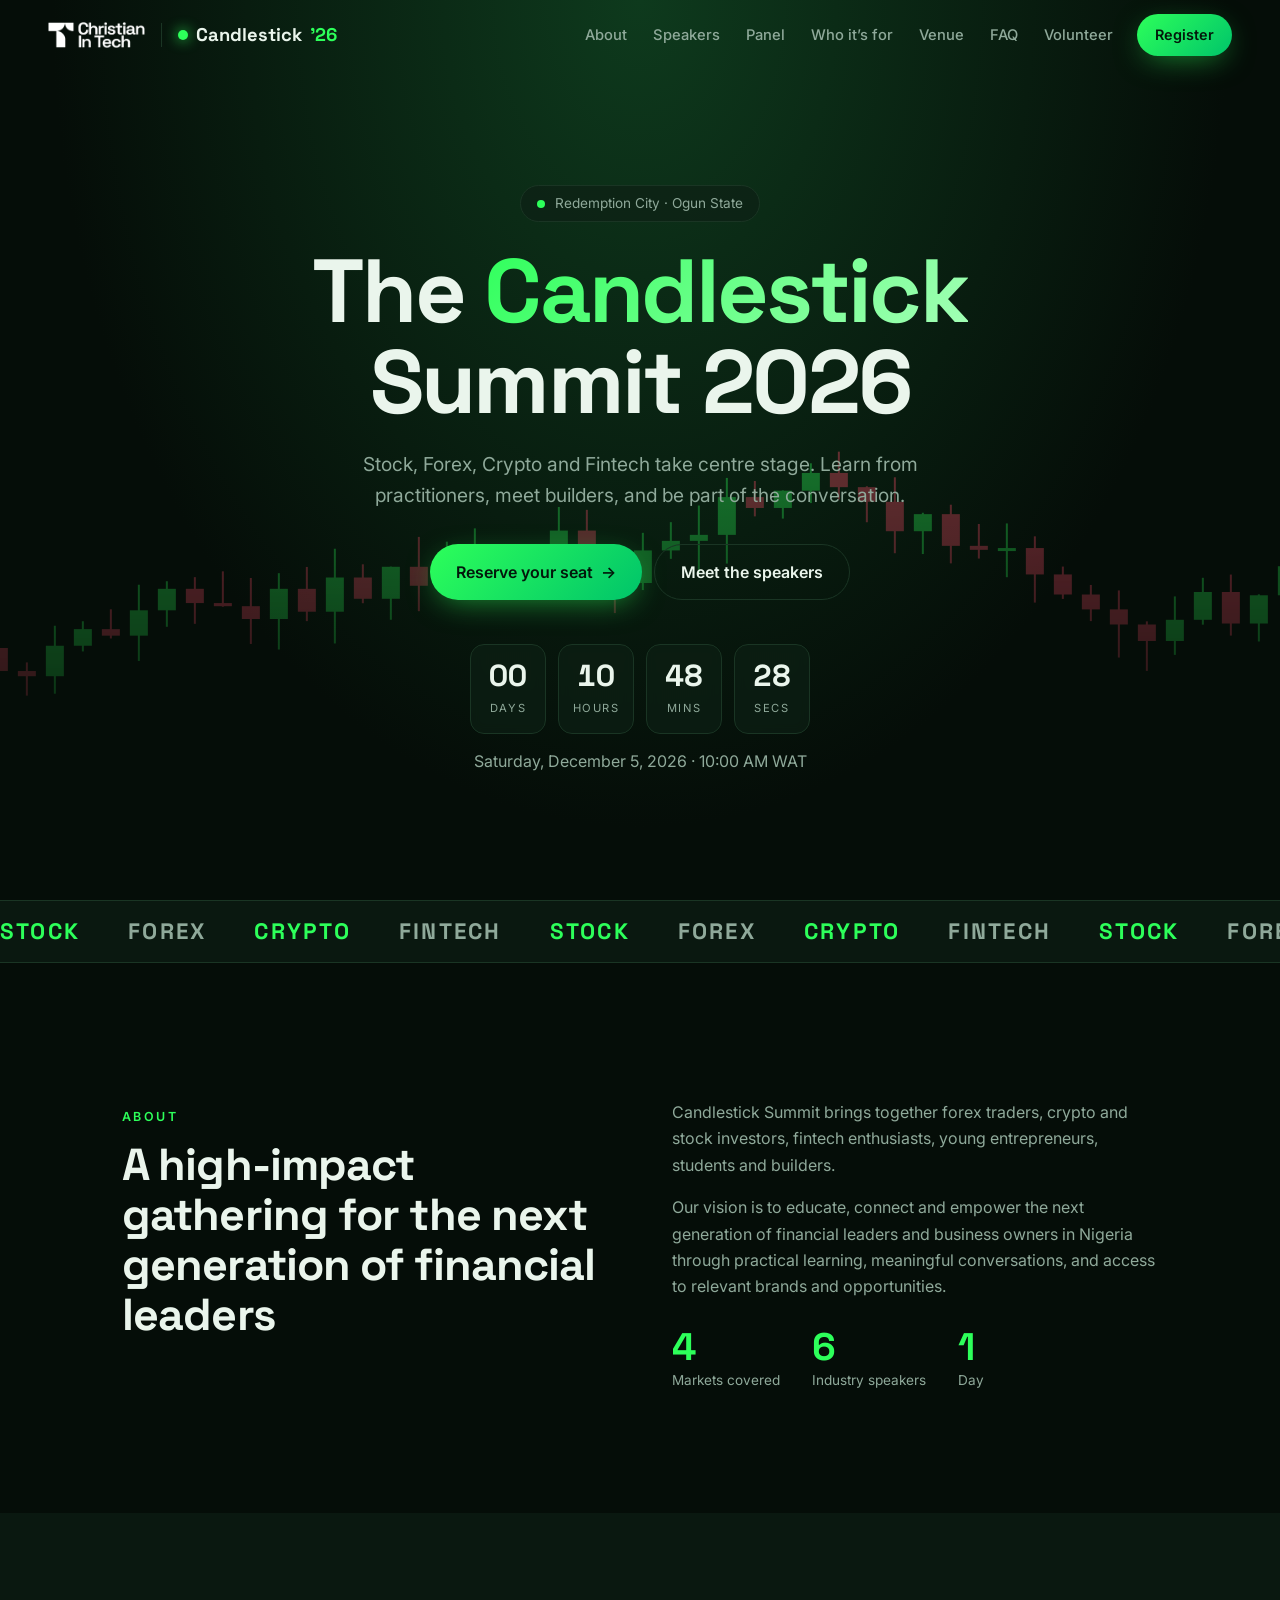
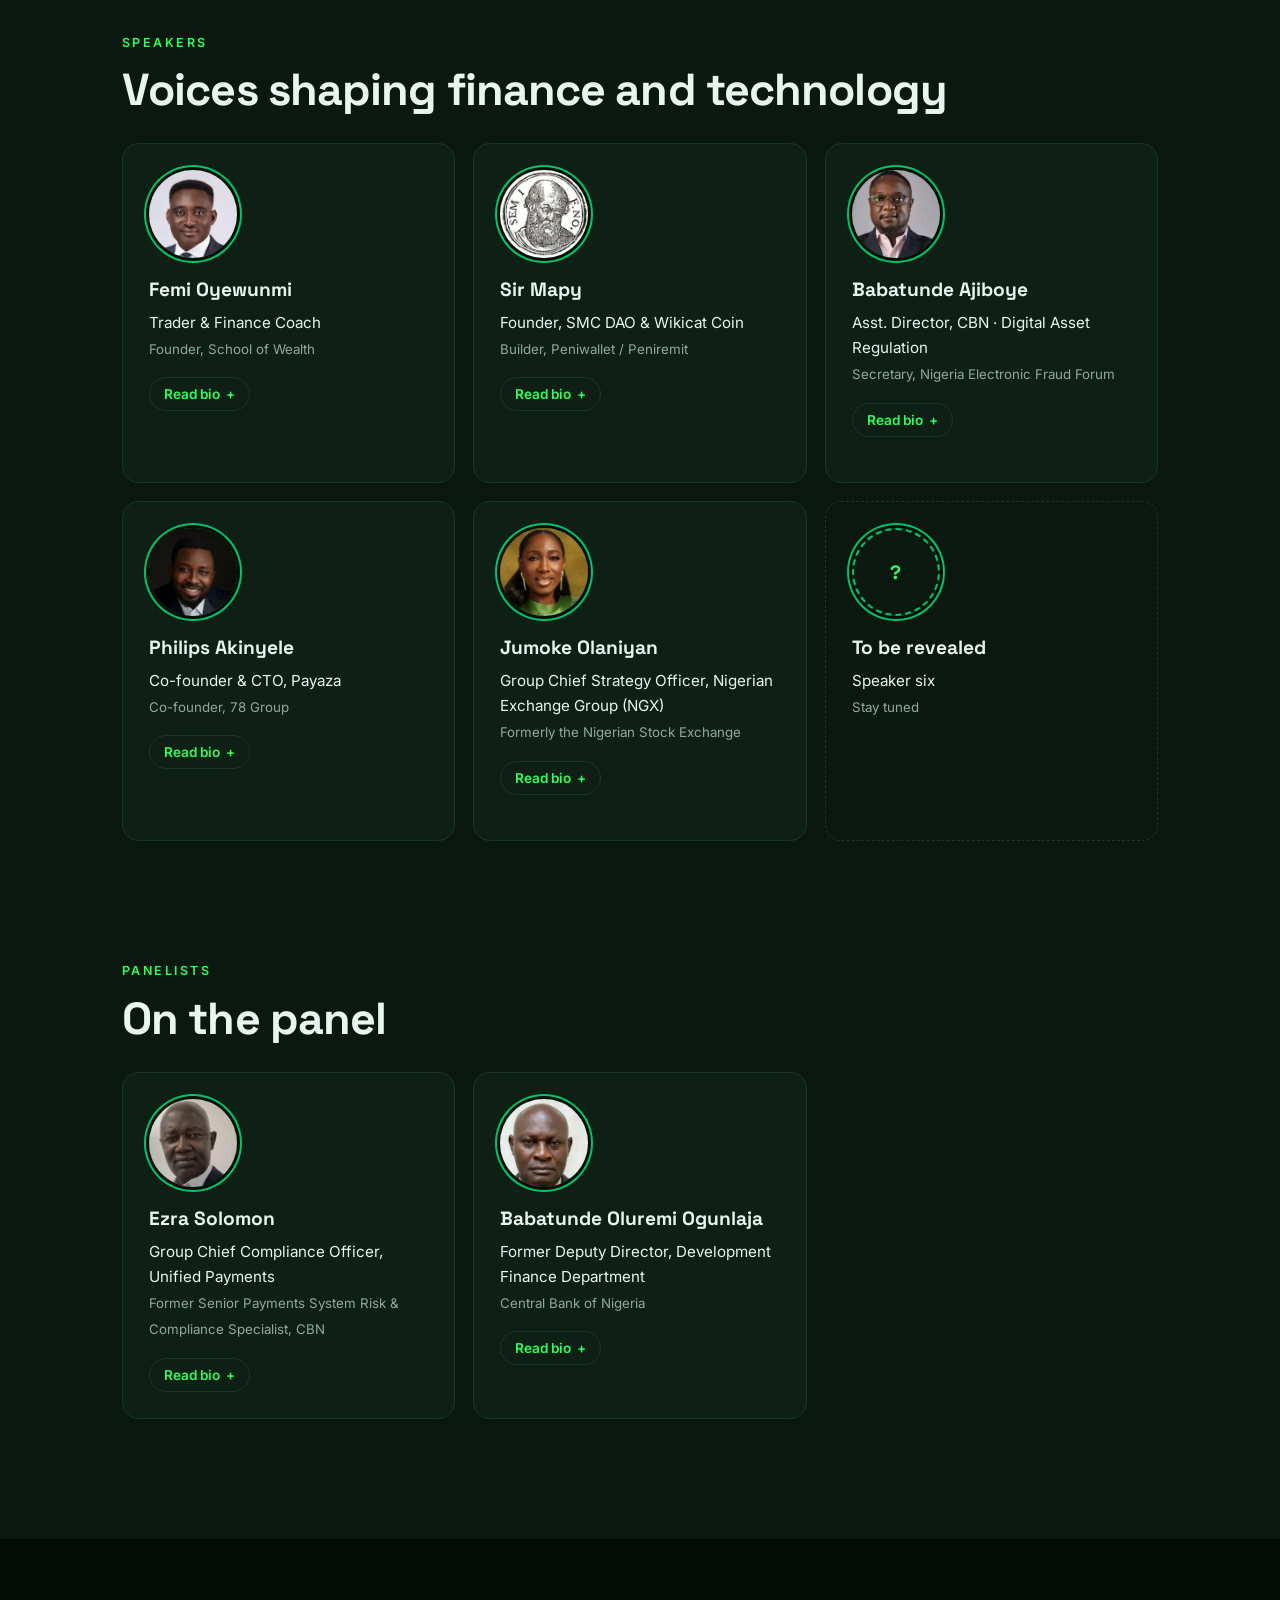
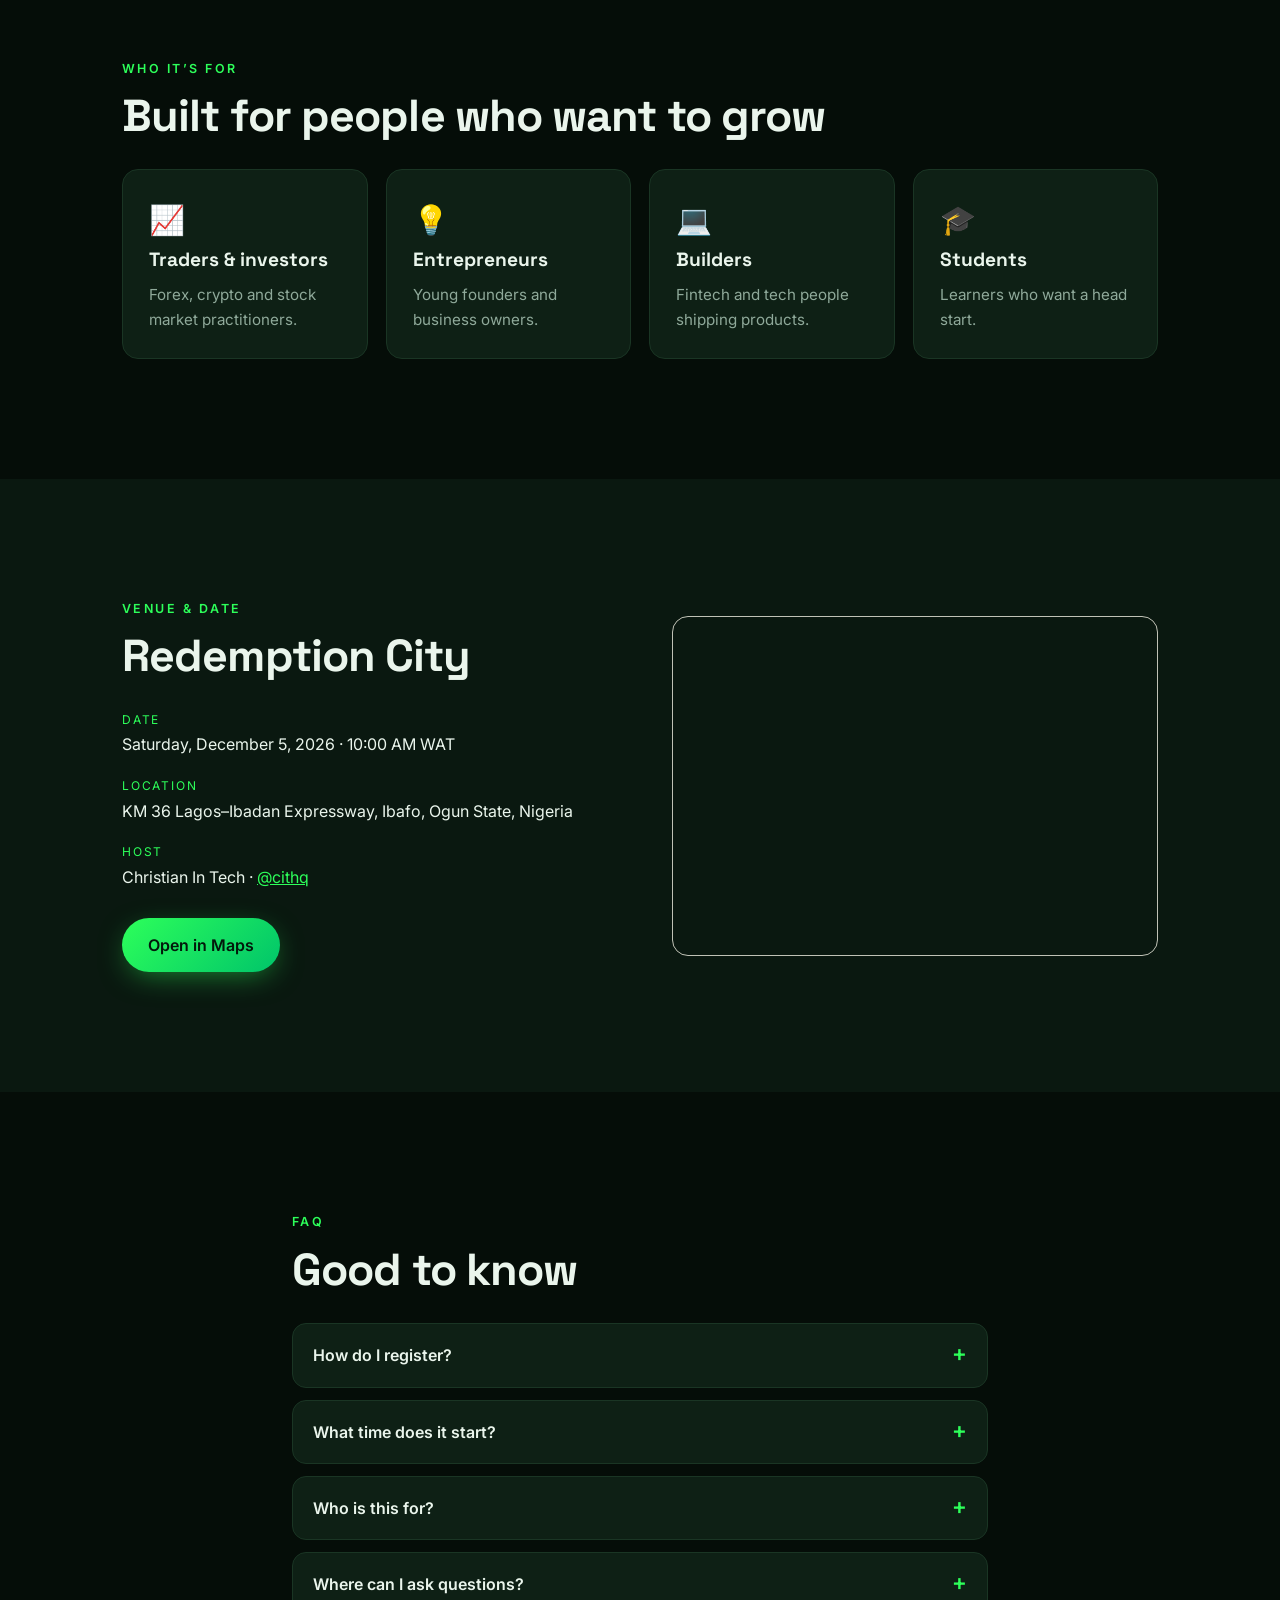
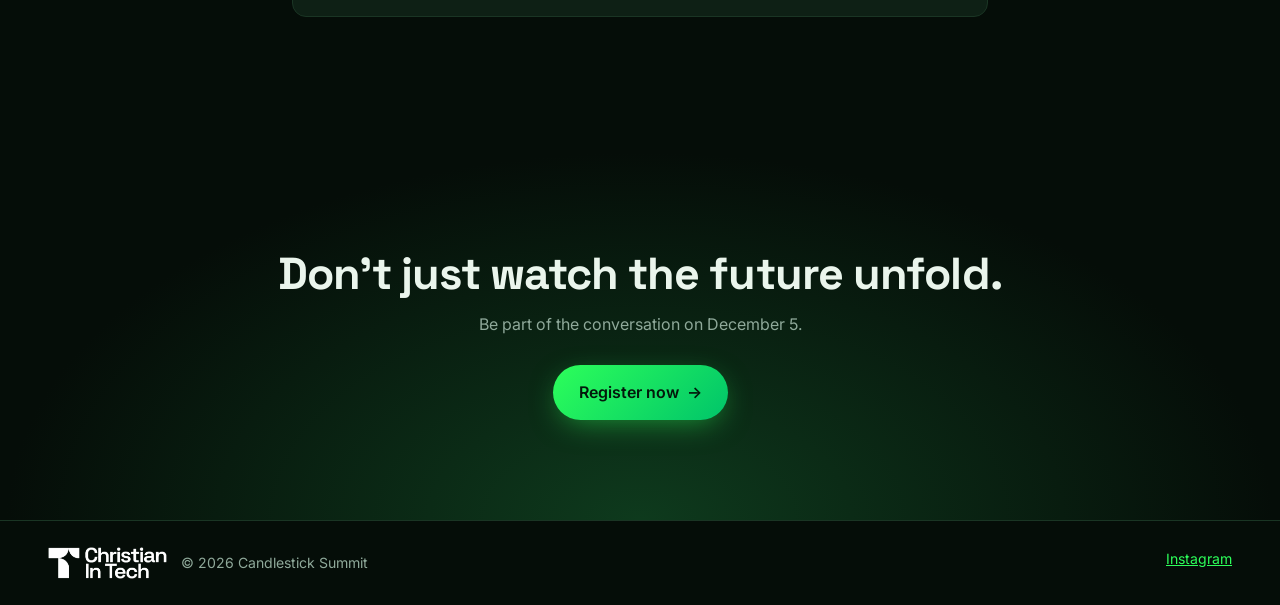
<file: index.html>
<!doctype html>
<html lang="en">
<head>
<meta charset="utf-8">
<meta name="viewport" content="width=device-width, initial-scale=1">
<title>Redemption City Candlestick Summit 2026</title>
<meta name="description" content="December 5, 2026 at Redemption City. Stock, Forex, Crypto and Fintech take centre stage. Hosted by Christian In Tech.">
<meta name="theme-color" content="#050d08">
<meta property="og:title" content="Redemption City Candlestick Summit 2026">
<meta property="og:description" content="Stock. Forex. Crypto. Fintech. December 5, 2026.">
<link rel="preconnect" href="https://fonts.googleapis.com">
<link rel="preconnect" href="https://fonts.gstatic.com" crossorigin>
<link href="https://fonts.googleapis.com/css2?family=Inter:wght@400;500;600&family=Space+Grotesk:wght@600;700&display=swap" rel="stylesheet">
<link rel="stylesheet" href="/style.css?v=6">
</head>
<body>
<a class="skip" href="#main">Skip to content</a>

<header class="nav" id="nav">
  <div class="brands"><a class="cit" href="https://www.instagram.com/cithq" target="_blank" rel="noopener"><img src="/images/cit-logo-white.png" alt="Christian In Tech" width="98" height="26"></a><span class="sep" aria-hidden="true"></span><a class="brand" href="#top"><span class="dot"></span>Candlestick<b>&rsquo;26</b></a></div>
  <nav aria-label="Primary">
    <a href="#about">About</a>
    <a href="#speakers">Speakers</a>
    <a href="#panelists">Panel</a>
    <a href="#attend">Who it&rsquo;s for</a>
    <a href="#details">Venue</a>
    <a href="#faq">FAQ</a>
    <a href="/team">Volunteer</a>
  </nav>
  <a class="btn btn-sm" href="https://luma.com/ufglm4jn" target="_blank" rel="noopener">Register</a>
</header>

<main id="main">
<section class="hero" id="top">
  <canvas id="candles" aria-hidden="true"></canvas>
  <div class="hero-inner">
    <p class="pill"><span class="live"></span> Redemption City &middot; Ogun State</p>
    <h1>The <span class="grad">Candlestick</span><br>Summit 2026</h1>
    <p class="lead">Stock, Forex, Crypto and Fintech take centre stage. Learn from practitioners, meet builders, and be part of the conversation.</p>
    <div class="cta">
      <a class="btn" href="https://luma.com/ufglm4jn" target="_blank" rel="noopener">Reserve your seat <span aria-hidden="true">&rarr;</span></a>
      <a class="btn ghost" href="#speakers">Meet the speakers</a>
    </div>
    <div class="count" id="count" role="timer" aria-label="Countdown to December 5, 2026">
      <div><b id="d">--</b><span>Days</span></div>
      <div><b id="h">--</b><span>Hours</span></div>
      <div><b id="m">--</b><span>Mins</span></div>
      <div><b id="s">--</b><span>Secs</span></div>
    </div>
    <p class="date">Saturday, December 5, 2026 &middot; 10:00 AM WAT</p>
  </div>
</section>

<div class="marquee" aria-hidden="true"><div><span>Stock</span><span>Forex</span><span>Crypto</span><span>Fintech</span><span>Stock</span><span>Forex</span><span>Crypto</span><span>Fintech</span><span>Stock</span><span>Forex</span><span>Crypto</span><span>Fintech</span></div></div>

<section class="sec" id="about">
  <div class="wrap two">
    <div class="reveal">
      <p class="kicker">About</p>
      <h2>A high-impact gathering for the next generation of financial leaders</h2>
    </div>
    <div class="reveal">
      <p>Candlestick Summit brings together forex traders, crypto and stock investors, fintech enthusiasts, young entrepreneurs, students and builders.</p>
      <p>Our vision is to educate, connect and empower the next generation of financial leaders and business owners in Nigeria through practical learning, meaningful conversations, and access to relevant brands and opportunities.</p>
      <ul class="stats">
        <li><b>4</b><span>Markets covered</span></li>
        <li><b>6</b><span>Industry speakers</span></li>
        <li><b>1</b><span>Day</span></li>
      </ul>
    </div>
  </div>
</section>

<section class="sec alt" id="speakers">
  <div class="wrap">
    <p class="kicker reveal">Speakers</p>
    <h2 class="reveal">Voices shaping finance and technology</h2>
    <div class="grid">
      <article class="card speaker reveal" tabindex="-1">
        <img class="av" src="/images/speakers/femi-oyewunmi.jpg" alt="Femi Oyewunmi" width="88" height="88" loading="lazy">
        <h3>Femi Oyewunmi</h3><p>Trader &amp; Finance Coach</p><small>Founder, School of Wealth</small>
        <button class="bio-btn" type="button" aria-expanded="false" aria-controls="bio-femi-oyewunmi">Read bio <span aria-hidden="true">+</span></button>
        <div class="bio" id="bio-femi-oyewunmi" role="region" aria-label="Femi Oyewunmi bio"><h3>Femi Oyewunmi</h3><p>Oluwafemi (Femi) Oyewunmi is a wealth educator, finance professional and author, and the founder of School of Wealth NG. Through his Money Monday financial-education series he teaches people practical ways to earn, save, invest and build lasting wealth.</p><button class="bio-close" type="button" aria-label="Close bio">&times;</button></div>
      </article>
      <article class="card speaker reveal" tabindex="-1">
        <img class="av" src="/images/speakers/sir-mapy.jpg" alt="Sir Mapy" width="88" height="88" loading="lazy">
        <h3>Sir Mapy</h3><p>Founder, SMC DAO &amp; Wikicat Coin</p><small>Builder, Peniwallet / Peniremit</small>
        <button class="bio-btn" type="button" aria-expanded="false" aria-controls="bio-sir-mapy">Read bio <span aria-hidden="true">+</span></button>
        <div class="bio" id="bio-sir-mapy" role="region" aria-label="Sir Mapy bio"><h3>Sir Mapy</h3><p>Sir Mapy is the pseudonymous crypto builder behind SMC DAO (&ldquo;Sir Mapy &amp; Co.&rdquo;), a community of &ldquo;Believers&rdquo; he founded in December 2021. He created Wiki Cat (WKC) on BNB Chain as a tutorial token to teach the community how tokens are made, and is building Peniwallet and Peniremit.</p><button class="bio-close" type="button" aria-label="Close bio">&times;</button></div>
      </article>
      <article class="card speaker reveal" tabindex="-1">
        <img class="av" src="/images/speakers/babatunde-ajiboye.jpg" alt="Babatunde Ajiboye" width="88" height="88" loading="lazy">
        <h3>Babatunde Ajiboye</h3><p>Asst. Director, CBN &middot; Digital Asset Regulation</p><small>Secretary, Nigeria Electronic Fraud Forum</small>
        <button class="bio-btn" type="button" aria-expanded="false" aria-controls="bio-babatunde-ajiboye">Read bio <span aria-hidden="true">+</span></button>
        <div class="bio" id="bio-babatunde-ajiboye" role="region" aria-label="Babatunde Ajiboye bio"><h3>Babatunde Ajiboye</h3><p>Babatunde Ajiboye is an Assistant Director at the Central Bank of Nigeria, working on digital asset regulation, fintech and the payments ecosystem. He also serves as Secretary of the Nigeria Electronic Fraud Forum (NeFF), which brings regulators, banks and payment providers together to fight electronic fraud.</p><button class="bio-close" type="button" aria-label="Close bio">&times;</button></div>
      </article>
      <article class="card speaker reveal" tabindex="-1">
        <img class="av" src="/images/speakers/philips-akinyele.jpg" alt="Philips Akinyele" width="88" height="88" loading="lazy">
        <h3>Philips Akinyele</h3><p>Co-founder &amp; CTO, Payaza</p><small>Co-founder, 78 Group</small>
        <button class="bio-btn" type="button" aria-expanded="false" aria-controls="bio-philips-akinyele">Read bio <span aria-hidden="true">+</span></button>
        <div class="bio" id="bio-philips-akinyele" role="region" aria-label="Philips Akinyele bio"><h3>Philips Akinyele</h3><p>Philips Akinyele is the Co-founder and Chief Technology Officer of Payaza, the Nigerian payments company, where he leads the technology behind its payment infrastructure. He is also a Co-founder of 78 Group, and builds at the intersection of technology and business.</p><button class="bio-close" type="button" aria-label="Close bio">&times;</button></div>
      </article>
      <article class="card speaker reveal" tabindex="-1">
        <img class="av" src="/images/speakers/jumoke-olaniyan.jpg" alt="Jumoke Olaniyan" width="88" height="88" loading="lazy">
        <h3>Jumoke Olaniyan</h3><p>Group Chief Strategy Officer, Nigerian Exchange Group (NGX)</p><small>Formerly the Nigerian Stock Exchange</small>
        <button class="bio-btn" type="button" aria-expanded="false" aria-controls="bio-jumoke-olaniyan">Read bio <span aria-hidden="true">+</span></button>
        <div class="bio" id="bio-jumoke-olaniyan" role="region" aria-label="Jumoke Olaniyan bio"><h3>Jumoke Olaniyan</h3><p>Jumoke Olaniyan is Group Chief Strategy Officer of Nigerian Exchange Group (NGX Group), formerly the Nigerian Stock Exchange, where she leads strategy formulation and execution across the group. She previously held senior leadership roles at FMDQ Group, including Executive Vice President and Divisional Head, Business Development at FMDQ Securities Exchange. She holds a degree in Accounting and an MBA from INSEAD.</p><button class="bio-close" type="button" aria-label="Close bio">&times;</button></div>
      </article>
      <article class="card tba reveal"><div class="av">?</div><h3>To be revealed</h3><p>Speaker six</p><small>Stay tuned</small></article>
    </div>
  </div>
</section>

<section class="sec alt" id="panelists" style="padding-top:0">
  <div class="wrap">
    <p class="kicker reveal">Panelists</p>
    <h2 class="reveal">On the panel</h2>
    <div class="grid">
      <article class="card speaker reveal" tabindex="-1">
        <img class="av" src="/images/speakers/ezra-solomon.jpg" alt="Ezra Solomon" width="88" height="88" loading="lazy">
        <h3>Ezra Solomon</h3><p>Group Chief Compliance Officer, Unified Payments</p><small>Former Senior Payments System Risk &amp; Compliance Specialist, CBN</small>
        <button class="bio-btn" type="button" aria-expanded="false" aria-controls="bio-ezra-solomon">Read bio <span aria-hidden="true">+</span></button>
        <div class="bio" id="bio-ezra-solomon" role="region" aria-label="Ezra Solomon bio"><h3>Ezra Solomon</h3><p>Ezra Solomon (BSc, MBA, FCA, CISA, CRISC, CIA, CAMS, CFE, CAMS-Audit) is a finance, governance, risk and compliance expert with over two decades of experience across consulting, financial services and the Central Bank of Nigeria. He is Group Chief Compliance Officer of Unified Payments, and a trainer and advisor who helps payment-ecosystem organisations build compliance frameworks that meet local and international standards.</p><button class="bio-close" type="button" aria-label="Close bio">&times;</button></div>
      </article>
      <article class="card speaker reveal" tabindex="-1">
        <img class="av" src="/images/speakers/babatunde-ogunlaja.jpg" alt="Babatunde Oluremi Ogunlaja" width="88" height="88" loading="lazy">
        <h3>Babatunde Oluremi Ogunlaja</h3><p>Former Deputy Director, Development Finance Department</p><small>Central Bank of Nigeria</small>
        <button class="bio-btn" type="button" aria-expanded="false" aria-controls="bio-babatunde-ogunlaja">Read bio <span aria-hidden="true">+</span></button>
        <div class="bio" id="bio-babatunde-ogunlaja" role="region" aria-label="Babatunde Oluremi Ogunlaja bio"><h3>Babatunde Oluremi Ogunlaja</h3><p>Babatunde Oluremi Ogunlaja is a former Deputy Director in the Development Finance Department of the Central Bank of Nigeria, the department that drives the bank&rsquo;s development-finance and financial-inclusion work.</p><button class="bio-close" type="button" aria-label="Close bio">&times;</button></div>
      </article>
    </div>
  </div>
</section>

<section class="sec" id="attend">
  <div class="wrap">
    <p class="kicker reveal">Who it&rsquo;s for</p>
    <h2 class="reveal">Built for people who want to grow</h2>
    <div class="grid four">
      <div class="tile reveal"><span>&#128200;</span><h3>Traders &amp; investors</h3><p>Forex, crypto and stock market practitioners.</p></div>
      <div class="tile reveal"><span>&#128161;</span><h3>Entrepreneurs</h3><p>Young founders and business owners.</p></div>
      <div class="tile reveal"><span>&#128187;</span><h3>Builders</h3><p>Fintech and tech people shipping products.</p></div>
      <div class="tile reveal"><span>&#127891;</span><h3>Students</h3><p>Learners who want a head start.</p></div>
    </div>
  </div>
</section>

<section class="sec alt" id="details">
  <div class="wrap two">
    <div class="reveal">
      <p class="kicker">Venue &amp; date</p>
      <h2>Redemption City</h2>
      <dl>
        <dt>Date</dt><dd>Saturday, December 5, 2026 &middot; 10:00 AM WAT</dd>
        <dt>Location</dt><dd>KM 36 Lagos&ndash;Ibadan Expressway, Ibafo, Ogun State, Nigeria</dd>
        <dt>Host</dt><dd>Christian In Tech &middot; <a href="https://www.instagram.com/cithq" target="_blank" rel="noopener">@cithq</a></dd>
      </dl>
      <a class="btn" href="https://www.google.com/maps?q=6.738158,3.419053" target="_blank" rel="noopener">Open in Maps</a>
    </div>
    <iframe class="map reveal" title="Map of Redemption City" loading="lazy" src="https://maps.google.com/maps?q=6.738158,3.419053&z=14&output=embed"></iframe>
  </div>
</section>

<section class="sec" id="faq">
  <div class="wrap narrow">
    <p class="kicker reveal">FAQ</p>
    <h2 class="reveal">Good to know</h2>
    <details class="reveal"><summary>How do I register?</summary><p>Tap any Register button and complete the form on Luma. You&rsquo;ll get confirmation by email.</p></details>
    <details class="reveal"><summary>What time does it start?</summary><p>The summit starts at 10:00 AM (West Africa Time) on Saturday, December 5, 2026.</p></details>
    <details class="reveal"><summary>Who is this for?</summary><p>Anyone curious about forex, crypto, stocks and fintech, from students to seasoned traders and founders.</p></details>
    <details class="reveal"><summary>Where can I ask questions?</summary><p>Message Christian In Tech on Instagram at @cithq.</p></details>
  </div>
</section>

<section class="final">
  <div class="wrap reveal">
    <h2>Don&rsquo;t just watch the future unfold.</h2>
    <p>Be part of the conversation on December 5.</p>
    <a class="btn" href="https://luma.com/ufglm4jn" target="_blank" rel="noopener">Register now <span aria-hidden="true">&rarr;</span></a>
  </div>
</section>
</main>

<footer>
  <span class="foot-brand"><img src="/images/cit-logo-white.png" alt="Christian In Tech" width="120" height="32"> &copy; 2026 Candlestick Summit</span>
  <a href="https://www.instagram.com/cithq" target="_blank" rel="noopener">Instagram</a>
</footer>

<a class="sticky" href="https://luma.com/ufglm4jn" target="_blank" rel="noopener">Register &rarr;</a>
<script src="/script.js?v=6"></script>
</body>
</html>
</file>
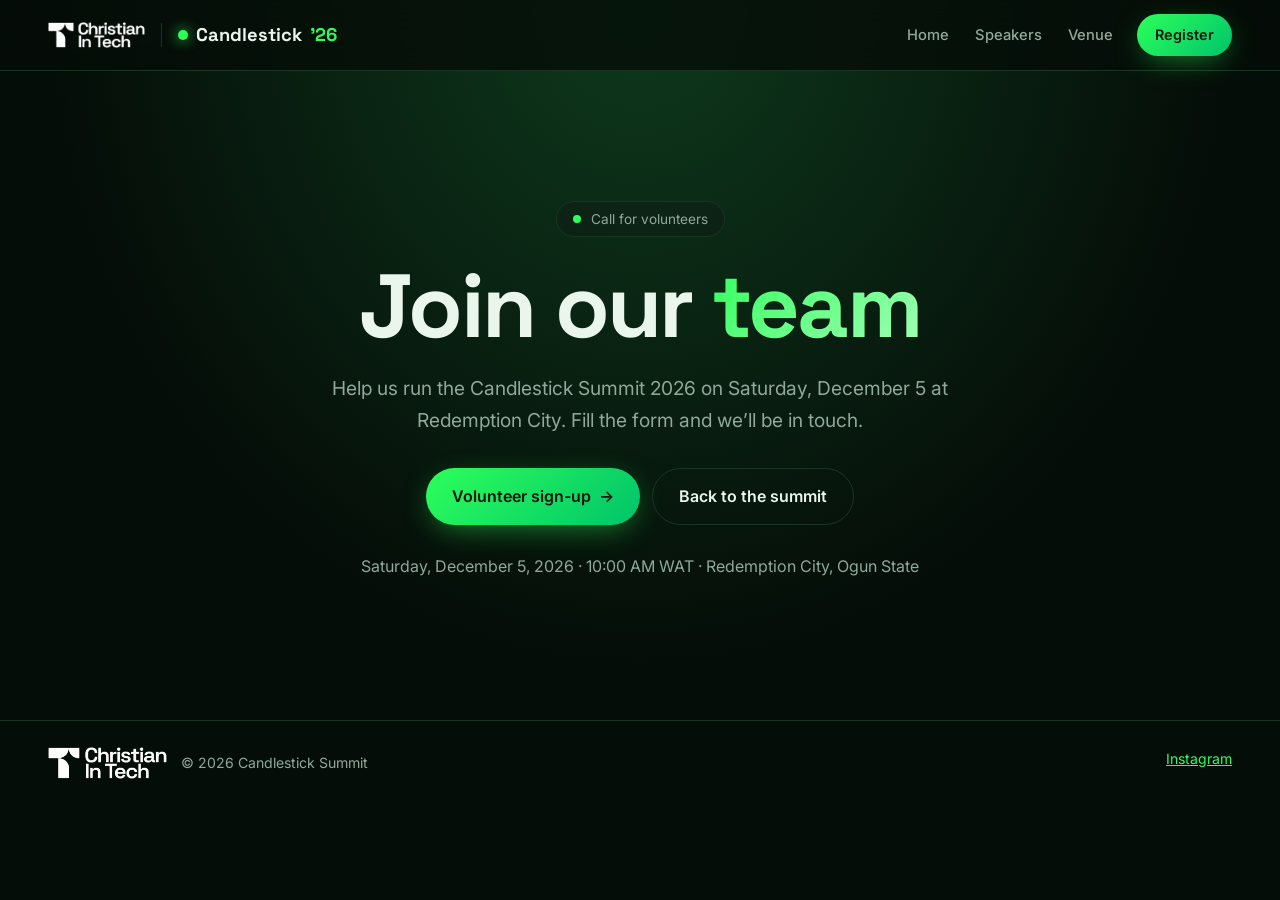
<file: team/index.html>
<!doctype html>
<html lang="en">
<head>
<meta charset="utf-8">
<meta name="viewport" content="width=device-width, initial-scale=1">
<title>Volunteer | Candlestick Summit 2026</title>
<meta name="description" content="Join the team behind the Candlestick Summit 2026, December 5 at Redemption City. Sign up to volunteer.">
<meta name="theme-color" content="#050d08">
<link rel="preconnect" href="https://fonts.googleapis.com">
<link rel="preconnect" href="https://fonts.gstatic.com" crossorigin>
<link href="https://fonts.googleapis.com/css2?family=Inter:wght@400;500;600&family=Space+Grotesk:wght@600;700&display=swap" rel="stylesheet">
<link rel="stylesheet" href="/style.css?v=5">
</head>
<body>
<header class="nav solid">
  <div class="brands"><a class="cit" href="https://www.instagram.com/cithq" target="_blank" rel="noopener"><img src="/images/cit-logo-white.png" alt="Christian In Tech" width="98" height="26"></a><span class="sep" aria-hidden="true"></span><a class="brand" href="/"><span class="dot"></span>Candlestick<b>&rsquo;26</b></a></div>
  <nav aria-label="Primary"><a href="/">Home</a><a href="/#speakers">Speakers</a><a href="/#details">Venue</a></nav>
  <a class="btn btn-sm" href="https://luma.com/ufglm4jn" target="_blank" rel="noopener">Register</a>
</header>

<main>
<section class="hero" style="min-height:80svh">
  <div class="hero-inner">
    <p class="pill"><span class="live"></span> Call for volunteers</p>
    <h1>Join our <span class="grad">team</span></h1>
    <p class="lead">Help us run the Candlestick Summit 2026 on Saturday, December 5 at Redemption City. Fill the form and we&rsquo;ll be in touch.</p>
    <div class="cta">
      <a class="btn" href="https://forms.gle/qx8SYHHGNYHgyHwY7" target="_blank" rel="noopener">Volunteer sign-up <span aria-hidden="true">&rarr;</span></a>
      <a class="btn ghost" href="/">Back to the summit</a>
    </div>
    <p class="date" style="margin-top:28px">Saturday, December 5, 2026 &middot; 10:00 AM WAT &middot; Redemption City, Ogun State</p>
  </div>
</section>
</main>

<footer>
  <span class="foot-brand"><img src="/images/cit-logo-white.png" alt="Christian In Tech" width="120" height="32"> &copy; 2026 Candlestick Summit</span>
  <a href="https://www.instagram.com/cithq" target="_blank" rel="noopener">Instagram</a>
</footer>
</body>
</html>
</file>
<file: style.css>
:root{--bg:#050d08;--bg2:#0a1810;--card:#0e2015;--line:#1a3524;--fg:#eaf5ec;--mut:#8fa99a;--g:#2dff5a;--g2:#00c46a;--r:16px}
*{box-sizing:border-box}
html{scroll-behavior:smooth;scroll-padding-top:72px}
body{margin:0;background:var(--bg);color:var(--fg);font:16px/1.65 Inter,system-ui,sans-serif;-webkit-font-smoothing:antialiased}
a{color:var(--g)}
h1,h2,h3,.brand,.count b,.stats b{font-family:'Space Grotesk',Inter,sans-serif}
.skip{position:absolute;left:-999px}.skip:focus{left:12px;top:12px;background:var(--g);color:#031;padding:8px 12px;border-radius:8px;z-index:99}
:focus-visible{outline:2px solid var(--g);outline-offset:3px}

.nav{position:fixed;inset:0 0 auto;z-index:50;display:flex;align-items:center;gap:24px;padding:14px clamp(16px,4vw,48px);transition:.3s}
.nav.solid{background:rgba(5,13,8,.8);backdrop-filter:blur(14px);border-bottom:1px solid var(--line)}
.brand{font-weight:700;font-size:1.15rem;color:var(--fg);text-decoration:none;display:flex;align-items:center;gap:8px}
.brand b{color:var(--g)}.dot{width:10px;height:10px;border-radius:50%;background:var(--g);box-shadow:0 0 14px var(--g)}
.nav nav{margin-left:auto;display:flex;gap:26px}
.nav nav a{color:var(--mut);text-decoration:none;font-size:.92rem;font-weight:500}.nav nav a:hover{color:var(--fg)}

.btn{display:inline-flex;align-items:center;gap:8px;background:linear-gradient(135deg,var(--g),var(--g2));color:#03180b;font-weight:600;padding:14px 26px;border-radius:999px;text-decoration:none;box-shadow:0 8px 30px -8px rgba(45,255,90,.55);transition:transform .2s,box-shadow .2s}
.btn:hover{transform:translateY(-2px);box-shadow:0 12px 36px -6px rgba(45,255,90,.7)}
.btn-sm{padding:9px 18px;font-size:.9rem}
.btn.ghost{background:transparent;color:var(--fg);border:1px solid var(--line);box-shadow:none}.btn.ghost:hover{border-color:var(--g)}

.hero{position:relative;min-height:100svh;display:grid;place-items:center;text-align:center;padding:120px 20px 60px;overflow:hidden;background:radial-gradient(ellipse at 50% 0,#0e3a1d 0,var(--bg) 65%)}
#candles{position:absolute;inset:0;width:100%;height:100%;opacity:.45;mask-image:linear-gradient(#000 40%,transparent)}
.hero-inner{position:relative;max-width:820px}
.pill{display:inline-flex;align-items:center;gap:10px;border:1px solid var(--line);background:rgba(14,32,21,.7);padding:6px 16px;border-radius:999px;font-size:.85rem;color:var(--mut);margin:0 0 24px}
.live{width:8px;height:8px;border-radius:50%;background:var(--g);animation:pulse 1.8s infinite}
@keyframes pulse{50%{box-shadow:0 0 0 8px rgba(45,255,90,0);opacity:.6}0%{box-shadow:0 0 0 0 rgba(45,255,90,.6)}}
h1{font-size:clamp(2.6rem,8vw,5.6rem);line-height:1.02;margin:0 0 20px;letter-spacing:-.03em}
.grad{background:linear-gradient(135deg,var(--g),#a6ffb8);-webkit-background-clip:text;background-clip:text;color:transparent}
.lead{font-size:clamp(1rem,2.2vw,1.2rem);color:var(--mut);max-width:620px;margin:0 auto 32px}
.cta{display:flex;gap:12px;justify-content:center;flex-wrap:wrap}
.count{display:flex;gap:12px;justify-content:center;margin:44px 0 14px}
.count div{min-width:76px;padding:14px 8px;border:1px solid var(--line);border-radius:14px;background:rgba(14,32,21,.7);backdrop-filter:blur(6px)}
.count b{display:block;font-size:1.9rem;line-height:1.1;font-variant-numeric:tabular-nums}
.count span{font-size:.7rem;text-transform:uppercase;letter-spacing:.14em;color:var(--mut)}
.date{color:var(--mut);margin:0}

.marquee{overflow:hidden;border-block:1px solid var(--line);background:var(--bg2);padding:16px 0}
.marquee div{display:flex;gap:48px;width:max-content;animation:slide 28s linear infinite}
.marquee span{font:700 1.4rem 'Space Grotesk';text-transform:uppercase;letter-spacing:.1em;color:var(--mut)}
.marquee span:nth-child(odd){color:var(--g)}
@keyframes slide{to{transform:translateX(-33.33%)}}

.sec{padding:clamp(64px,10vw,120px) 0}.alt{background:var(--bg2)}
.wrap{max-width:1100px;margin:0 auto;padding:0 clamp(16px,4vw,32px)}.narrow{max-width:760px}
.two{display:grid;grid-template-columns:1fr 1fr;gap:clamp(24px,5vw,64px);align-items:center}
.kicker{color:var(--g);text-transform:uppercase;letter-spacing:.2em;font-size:.78rem;font-weight:600;margin:0 0 12px}
h2{font-size:clamp(1.8rem,4vw,2.8rem);line-height:1.12;margin:0 0 28px;letter-spacing:-.02em}
p{color:var(--mut)}
.stats{display:flex;gap:32px;list-style:none;padding:0;margin:28px 0 0}
.stats b{display:block;font-size:2.4rem;color:var(--g);line-height:1}.stats span{font-size:.85rem;color:var(--mut)}

.grid{display:grid;grid-template-columns:repeat(auto-fill,minmax(300px,1fr));gap:18px;margin-top:8px}
.grid.four{grid-template-columns:repeat(auto-fit,minmax(220px,1fr))}
.card,.tile{background:var(--card);border:1px solid var(--line);border-radius:var(--r);padding:26px;transition:transform .25s,border-color .25s}
.card:hover,.tile:hover{transform:translateY(-4px);border-color:var(--g2)}
.av{width:88px;height:88px;box-shadow:0 0 0 3px var(--bg),0 0 0 5px var(--g2);border-radius:50%;object-fit:cover;display:grid;place-items:center;font:700 1.2rem 'Space Grotesk';color:#03180b;background:linear-gradient(135deg,var(--g),var(--g2));margin-bottom:16px}
.card h3,.tile h3{margin:0 0 4px;font-size:1.2rem}.card p{margin:0;color:var(--fg);font-size:.95rem}.card small{color:var(--mut)}
.tba{border-style:dashed;background:transparent}.tba .av{background:transparent;border:2px dashed var(--g2);color:var(--g)}
.tile span{font-size:1.8rem}.tile p{margin:6px 0 0;font-size:.95rem}

dl{margin:0 0 28px}dt{font-size:.75rem;text-transform:uppercase;letter-spacing:.15em;color:var(--g);margin-top:18px}dd{margin:2px 0 0}dd small{color:var(--mut)}
.map{width:100%;height:340px;border:1px solid var(--line);border-radius:var(--r);filter:invert(.9) hue-rotate(120deg) saturate(.6)}

details{border:1px solid var(--line);border-radius:14px;padding:4px 20px;margin-bottom:12px;background:var(--card)}
summary{cursor:pointer;font-weight:600;padding:14px 0;list-style:none;display:flex;justify-content:space-between}
summary::after{content:'+';color:var(--g);font-size:1.4rem;line-height:1}details[open] summary::after{content:'\2212'}
details p{margin:0 0 16px}

.final{text-align:center;padding:100px 0;background:radial-gradient(ellipse at 50% 100%,#0e3a1d,var(--bg) 70%)}
.final h2{margin-bottom:12px}.final p{margin:0 0 28px}
footer{display:flex;justify-content:space-between;gap:12px;flex-wrap:wrap;padding:26px clamp(16px,4vw,48px);border-top:1px solid var(--line);color:var(--mut);font-size:.88rem}
.sticky{display:none}

.reveal{opacity:0;transform:translateY(24px);transition:opacity .7s,transform .7s}.reveal.in{opacity:1;transform:none}
.no-js .reveal{opacity:1;transform:none}

@media(max-width:820px){
  .nav nav{display:none}.nav .btn{margin-left:auto}
  .two{grid-template-columns:1fr}
  .count div{min-width:64px}.count b{font-size:1.5rem}
  .sticky{display:block;position:fixed;left:16px;right:16px;bottom:16px;z-index:60;text-align:center;background:linear-gradient(135deg,var(--g),var(--g2));color:#03180b;font-weight:600;padding:14px;border-radius:999px;text-decoration:none;box-shadow:0 10px 30px rgba(0,0,0,.5)}
  footer{padding-bottom:84px}
}
@media(prefers-reduced-motion:reduce){*{animation:none!important;transition:none!important}html{scroll-behavior:auto}.reveal{opacity:1;transform:none}}

/* Speaker bios: hover (mouse) or tap/click to reveal */
.speaker{position:relative;overflow:hidden;min-height:340px;cursor:pointer}
.bio-btn{display:flex;gap:6px;align-items:center;margin-top:16px;background:none;border:1px solid var(--line);color:var(--g);font:600 .85rem Inter,sans-serif;padding:8px 14px;border-radius:999px;cursor:pointer}
.bio-btn:hover{border-color:var(--g)}
.bio{position:absolute;inset:0;padding:26px;background:linear-gradient(160deg,#0f2a1a,#0a1a10);border-radius:inherit;overflow-y:auto;opacity:0;visibility:hidden;transform:translateY(12px);transition:opacity .3s,transform .3s,visibility .3s}
.bio h3{color:var(--g);margin:0 0 10px;padding-right:36px}
.bio p{margin:0;color:var(--fg);font-size:.9rem;line-height:1.55}
.bio-close{position:absolute;top:14px;right:14px;width:36px;height:36px;border-radius:50%;border:1px solid var(--line);background:transparent;color:var(--fg);font-size:1.3rem;line-height:1;cursor:pointer}
.speaker.open .bio{opacity:1;visibility:visible;transform:none}
@media(hover:hover){.speaker:hover .bio{opacity:1;visibility:visible;transform:none}}

/* Christian In Tech logo */
.brands{display:flex;align-items:center;gap:16px}
.cit{display:inline-flex}.cit img{height:26px;width:auto}
.brands .sep{width:1px;height:24px;background:var(--line)}
@media(max-width:420px){.brands{gap:10px}.cit img{height:22px}.brand{font-size:1rem}}
.foot-brand{display:flex;align-items:center;gap:14px}
.foot-brand img{height:32px;width:auto}
</file>
